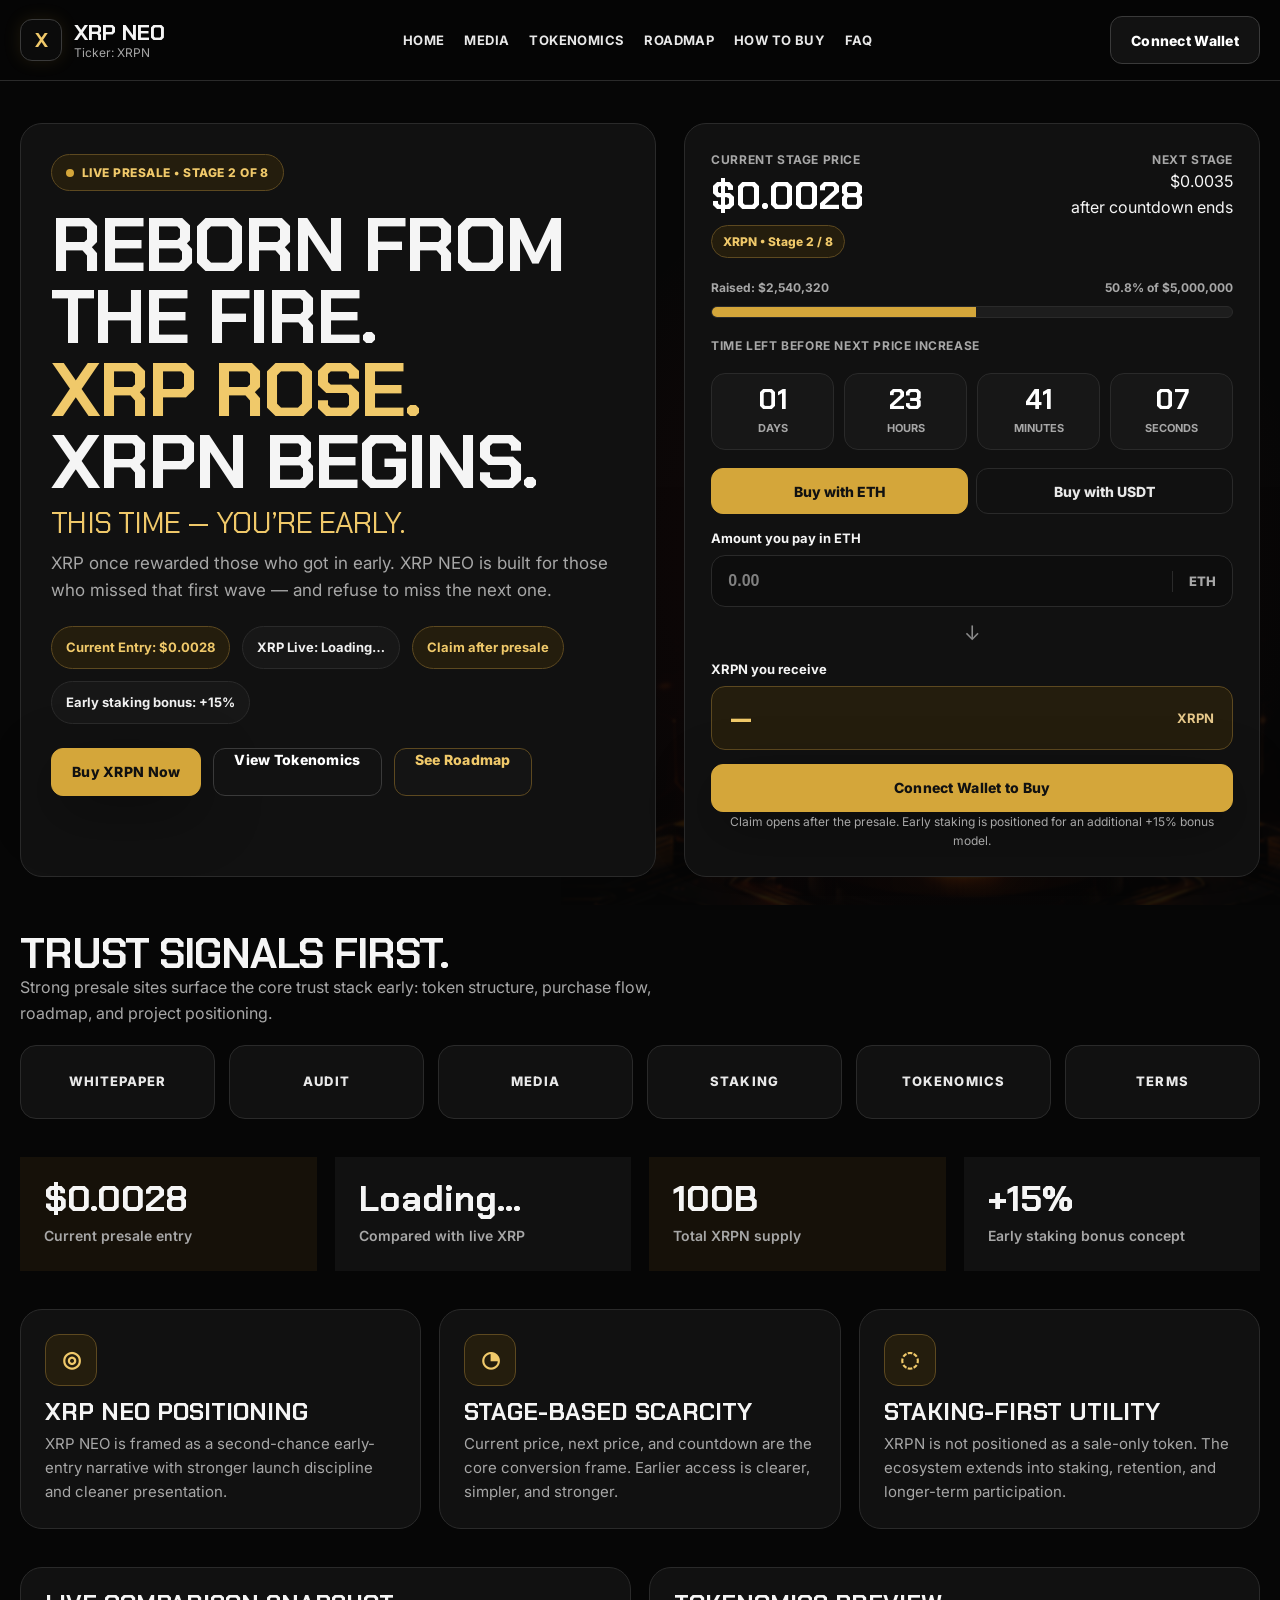
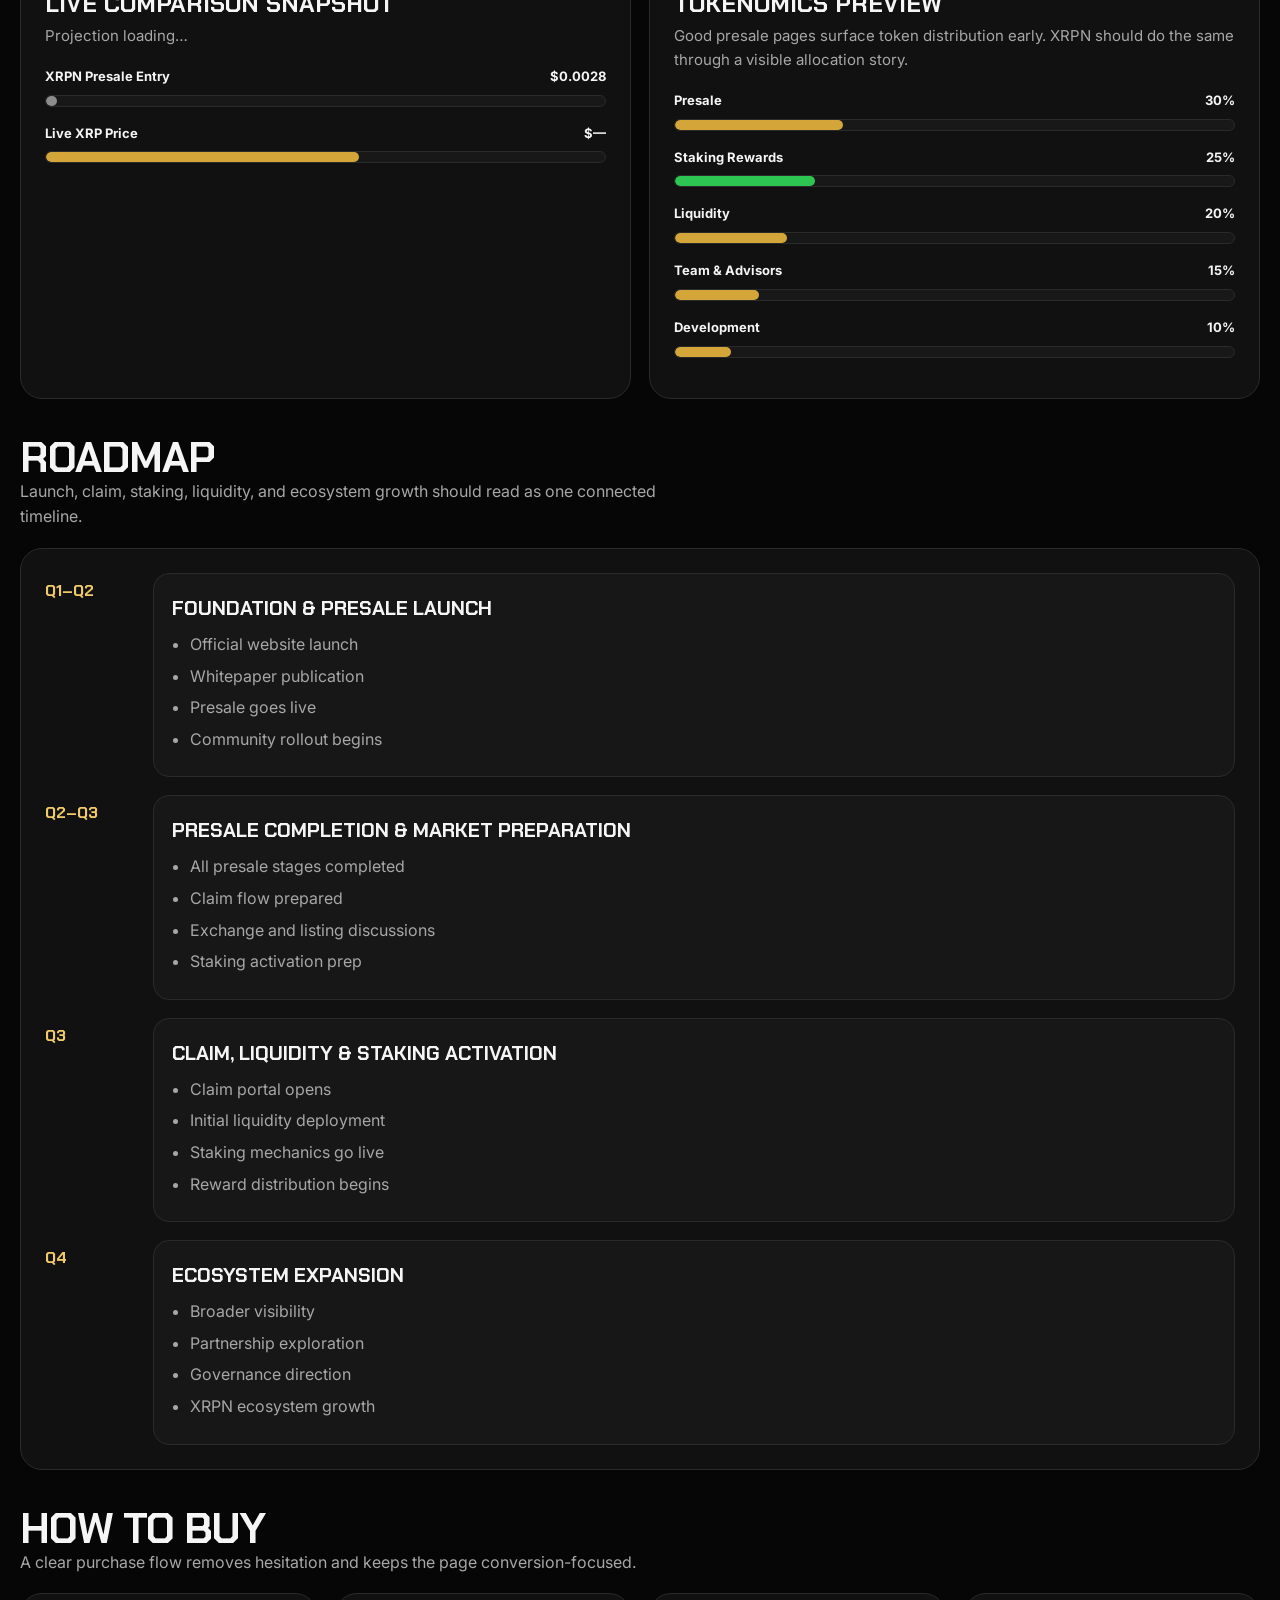
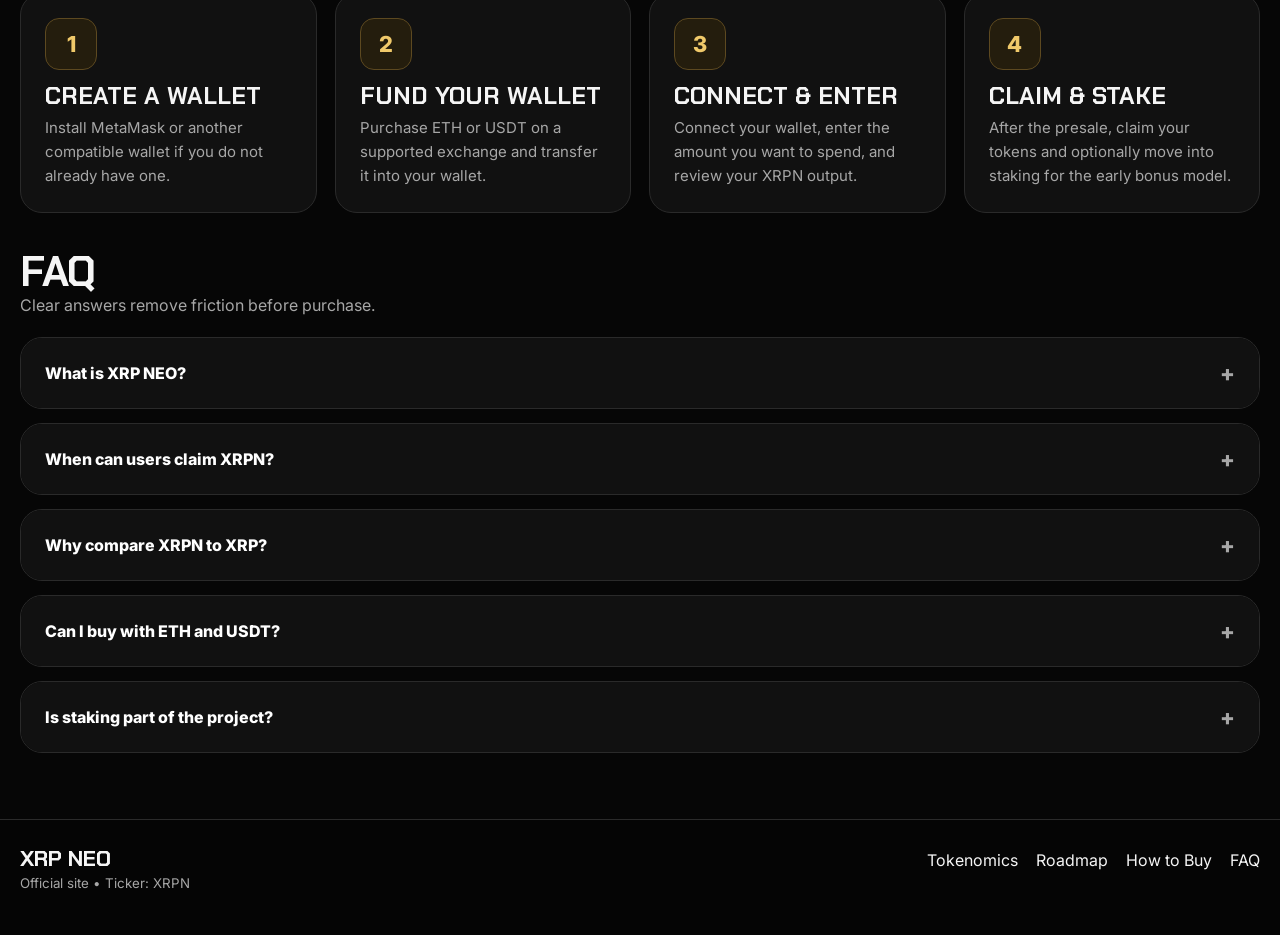
<file: index.html>
<!DOCTYPE html>
<html lang="en">
<head>
  <meta charset="UTF-8" />
  <meta name="viewport" content="width=device-width, initial-scale=1.0" />
  <title>XRP NEO (XRPN) — Official Website</title>

  <link rel="preconnect" href="https://fonts.googleapis.com">
  <link rel="preconnect" href="https://fonts.gstatic.com" crossorigin>
  <link href="https://fonts.googleapis.com/css2?family=Inter:wght@400;500;600;700;800&family=Chakra+Petch:wght@500;600;700&display=swap" rel="stylesheet">
  <link rel="stylesheet" href="styles.css">
</head>
<body>
  <header class="site-header">
    <div class="container header-inner">
      <a class="brand" href="index.html">
        <div class="brand-mark">X</div>
        <div>
          <div class="brand-text">XRP NEO</div>
          <div class="brand-sub">Ticker: XRPN</div>
        </div>
      </a>

      <nav class="nav">
        <a href="#home">Home</a>
        <a href="#media">Media</a>
        <a href="#tokenomics">Tokenomics</a>
        <a href="#roadmap">Roadmap</a>
        <a href="#how-to-buy">How to Buy</a>
        <a href="#faq">FAQ</a>
      </nav>

      <div class="header-actions">
        <button class="btn secondary" id="connect-btn" onclick="connectWallet()">Connect Wallet</button>
      </div>
    </div>
  </header>

  <main id="home">
    <section class="hero">
      <div class="hero-bg">
        <img src="phoenix-hero.png" alt="XRP NEO phoenix background">
      </div>

      <div class="container hero-grid">
        <div class="hero-copy">
          <div>
            <div class="eyebrow"><span class="eyebrow-dot"></span>Live Presale • Stage 2 of 8</div>

            <h1>
              REBORN FROM
              THE FIRE.
              <span class="accent">XRP ROSE.</span>
              XRPN BEGINS.
            </h1>

            <p class="hero-last-line">THIS TIME — YOU’RE EARLY.</p>

            <p class="hero-subcopy">
              XRP once rewarded those who got in early. XRP NEO is built for those who missed that first wave — and refuse to miss the next one.
            </p>

            <div class="metric-row">
              <div class="metric gold">Current Entry: $0.0028</div>
              <div class="metric" id="xrp-price">XRP Live: Loading…</div>
              <div class="metric gold">Claim after presale</div>
              <div class="metric">Early staking bonus: +15%</div>
            </div>

            <div class="hero-actions">
              <button class="btn" onclick="document.getElementById('buy-card').scrollIntoView({behavior:'smooth'})">Buy XRPN Now</button>
              <a class="btn secondary" href="#tokenomics">View Tokenomics</a>
              <a class="btn gold-outline" href="#roadmap">See Roadmap</a>
            </div>
          </div>
        </div>

        <aside class="buy-card" id="buy-card">
          <div class="wallet-box" id="wallet-box">
            <div class="small-label">Connected Wallet</div>
            <div class="wallet-addr" id="wallet-addr">—</div>
          </div>

          <div class="buy-top">
            <div>
              <div class="small-label">Current Stage Price</div>
              <div class="price-big">$0.0028</div>
              <div class="stage-chip">XRPN • Stage 2 / 8</div>
            </div>

            <div style="text-align:right">
              <div class="small-label">Next Stage</div>
              <div class="next-stage-price">$0.0035</div>
              <div class="next-stage-caption">after countdown ends</div>
            </div>
          </div>

          <div class="progress-wrap">
            <div class="progress-meta">
              <span>Raised: $2,540,320</span>
              <span>50.8% of $5,000,000</span>
            </div>
            <div class="progress"><div class="progress-fill"></div></div>
          </div>

          <div class="small-label countdown-title">Time left before next price increase</div>

          <div class="countdown">
            <div class="cd-box"><span class="cd-num" id="cd-d">01</span><span class="cd-lbl">Days</span></div>
            <div class="cd-box"><span class="cd-num" id="cd-h">23</span><span class="cd-lbl">Hours</span></div>
            <div class="cd-box"><span class="cd-num" id="cd-m">41</span><span class="cd-lbl">Minutes</span></div>
            <div class="cd-box"><span class="cd-num" id="cd-s">07</span><span class="cd-lbl">Seconds</span></div>
          </div>

          <div class="switcher">
            <button id="tab-eth" class="active" onclick="setPaymentTab('ETH')">Buy with ETH</button>
            <button id="tab-usdt" onclick="setPaymentTab('USDT')">Buy with USDT</button>
          </div>

          <div class="form-label" id="pay-label">Amount you pay in ETH</div>
          <div class="input-wrap">
            <input id="pay-input" type="number" placeholder="0.00" step="0.001">
            <div class="input-tag" id="pay-tag">ETH</div>
          </div>

          <div class="arrow-down">↓</div>

          <div class="form-label">XRPN you receive</div>
          <div class="receive-box">
            <div class="receive-value" id="receive-value">—</div>
            <div class="receive-token">XRPN</div>
          </div>

          <button class="btn wide" id="buy-btn" onclick="handleBuy()">Connect Wallet to Buy</button>
          <div class="tiny-note">Claim opens after the presale. Early staking is positioned for an additional +15% bonus model.</div>
        </aside>
      </div>
    </section>

    <section class="section" id="media">
      <div class="container">
        <div class="section-head">
          <div>
            <h2>Trust Signals First.</h2>
            <p>
              Strong presale sites surface the core trust stack early: token structure, purchase flow, roadmap, and project positioning.
            </p>
          </div>
        </div>

        <div class="logo-rail">
          <div class="logo-pill">WHITEPAPER</div>
          <div class="logo-pill">AUDIT</div>
          <div class="logo-pill">MEDIA</div>
          <div class="logo-pill">STAKING</div>
          <div class="logo-pill">TOKENOMICS</div>
          <div class="logo-pill">TERMS</div>
        </div>
      </div>
    </section>

    <section class="section">
      <div class="container grid-4">
        <div class="stat-card gold">
          <div class="stat-number">$0.0028</div>
          <div class="stat-label">Current presale entry</div>
        </div>
        <div class="stat-card dark">
          <div class="stat-number" id="xrp-mult">Loading…</div>
          <div class="stat-label">Compared with live XRP</div>
        </div>
        <div class="stat-card gold">
          <div class="stat-number">100B</div>
          <div class="stat-label">Total XRPN supply</div>
        </div>
        <div class="stat-card dark">
          <div class="stat-number">+15%</div>
          <div class="stat-label">Early staking bonus concept</div>
        </div>
      </div>
    </section>

    <section class="section" id="tokenomics">
      <div class="container grid-3">
        <div class="card">
          <div class="icon-circle">◎</div>
          <h3>XRP NEO Positioning</h3>
          <p>
            XRP NEO is framed as a second-chance early-entry narrative with stronger launch discipline and cleaner presentation.
          </p>
        </div>

        <div class="card">
          <div class="icon-circle">◔</div>
          <h3>Stage-Based Scarcity</h3>
          <p>
            Current price, next price, and countdown are the core conversion frame. Earlier access is clearer, simpler, and stronger.
          </p>
        </div>

        <div class="card">
          <div class="icon-circle">◌</div>
          <h3>Staking-First Utility</h3>
          <p>
            XRPN is not positioned as a sale-only token. The ecosystem extends into staking, retention, and longer-term participation.
          </p>
        </div>
      </div>
    </section>

    <section class="section">
      <div class="container grid-2">
        <div class="chart-card">
          <h3>Live Comparison Snapshot</h3>
          <p id="profit-box">Projection loading…</p>

          <div class="chart">
            <div class="bar-row">
              <div class="bar-label"><span>XRPN Presale Entry</span><span>$0.0028</span></div>
              <div class="bar-track"><div class="bar-fill soft" style="width:2%"></div></div>
            </div>
            <div class="bar-row">
              <div class="bar-label"><span>Live XRP Price</span><span id="live-xrp-bar">$—</span></div>
              <div class="bar-track"><div class="bar-fill" id="live-xrp-fill" style="width:56%"></div></div>
            </div>
          </div>
        </div>

        <div class="chart-card">
          <h3>Tokenomics Preview</h3>
          <p>
            Good presale pages surface token distribution early. XRPN should do the same through a visible allocation story.
          </p>

          <div class="chart">
            <div class="bar-row"><div class="bar-label"><span>Presale</span><span>30%</span></div><div class="bar-track"><div class="bar-fill" style="width:30%"></div></div></div>
            <div class="bar-row"><div class="bar-label"><span>Staking Rewards</span><span>25%</span></div><div class="bar-track"><div class="bar-fill green" style="width:25%"></div></div></div>
            <div class="bar-row"><div class="bar-label"><span>Liquidity</span><span>20%</span></div><div class="bar-track"><div class="bar-fill" style="width:20%"></div></div></div>
            <div class="bar-row"><div class="bar-label"><span>Team & Advisors</span><span>15%</span></div><div class="bar-track"><div class="bar-fill" style="width:15%"></div></div></div>
            <div class="bar-row"><div class="bar-label"><span>Development</span><span>10%</span></div><div class="bar-track"><div class="bar-fill" style="width:10%"></div></div></div>
          </div>
        </div>
      </div>
    </section>

    <section class="section" id="roadmap">
      <div class="container">
        <div class="section-head">
          <div>
            <h2>Roadmap</h2>
            <p>
              Launch, claim, staking, liquidity, and ecosystem growth should read as one connected timeline.
            </p>
          </div>
        </div>

        <div class="panel">
          <div class="timeline">
            <div class="timeline-item">
              <div class="timeline-date">Q1–Q2</div>
              <div class="timeline-box">
                <h4>Foundation & Presale Launch</h4>
                <ul>
                  <li>Official website launch</li>
                  <li>Whitepaper publication</li>
                  <li>Presale goes live</li>
                  <li>Community rollout begins</li>
                </ul>
              </div>
            </div>

            <div class="timeline-item">
              <div class="timeline-date">Q2–Q3</div>
              <div class="timeline-box">
                <h4>Presale Completion & Market Preparation</h4>
                <ul>
                  <li>All presale stages completed</li>
                  <li>Claim flow prepared</li>
                  <li>Exchange and listing discussions</li>
                  <li>Staking activation prep</li>
                </ul>
              </div>
            </div>

            <div class="timeline-item">
              <div class="timeline-date">Q3</div>
              <div class="timeline-box">
                <h4>Claim, Liquidity & Staking Activation</h4>
                <ul>
                  <li>Claim portal opens</li>
                  <li>Initial liquidity deployment</li>
                  <li>Staking mechanics go live</li>
                  <li>Reward distribution begins</li>
                </ul>
              </div>
            </div>

            <div class="timeline-item">
              <div class="timeline-date">Q4</div>
              <div class="timeline-box">
                <h4>Ecosystem Expansion</h4>
                <ul>
                  <li>Broader visibility</li>
                  <li>Partnership exploration</li>
                  <li>Governance direction</li>
                  <li>XRPN ecosystem growth</li>
                </ul>
              </div>
            </div>
          </div>
        </div>
      </div>
    </section>

    <section class="section" id="how-to-buy">
      <div class="container">
        <div class="section-head">
          <div>
            <h2>How to Buy</h2>
            <p>
              A clear purchase flow removes hesitation and keeps the page conversion-focused.
            </p>
          </div>
        </div>

        <div class="grid-4">
          <div class="card">
            <div class="icon-circle">1</div>
            <h3>Create a Wallet</h3>
            <p>Install MetaMask or another compatible wallet if you do not already have one.</p>
          </div>
          <div class="card">
            <div class="icon-circle">2</div>
            <h3>Fund Your Wallet</h3>
            <p>Purchase ETH or USDT on a supported exchange and transfer it into your wallet.</p>
          </div>
          <div class="card">
            <div class="icon-circle">3</div>
            <h3>Connect & Enter</h3>
            <p>Connect your wallet, enter the amount you want to spend, and review your XRPN output.</p>
          </div>
          <div class="card">
            <div class="icon-circle">4</div>
            <h3>Claim & Stake</h3>
            <p>After the presale, claim your tokens and optionally move into staking for the early bonus model.</p>
          </div>
        </div>
      </div>
    </section>

    <section class="section" id="faq">
      <div class="container">
        <div class="section-head">
          <div>
            <h2>FAQ</h2>
            <p>
              Clear answers remove friction before purchase.
            </p>
          </div>
        </div>

        <div class="faq-list">
          <div class="faq-item">
            <button class="faq-q"><span>What is XRP NEO?</span><span class="faq-icon">+</span></button>
            <div class="faq-a">XRP NEO is the full project name. XRPN is the ticker used in the presale and token materials.</div>
          </div>

          <div class="faq-item">
            <button class="faq-q"><span>When can users claim XRPN?</span><span class="faq-icon">+</span></button>
            <div class="faq-a">Claim is positioned to open after the presale ends and the claim phase is activated.</div>
          </div>

          <div class="faq-item">
            <button class="faq-q"><span>Why compare XRPN to XRP?</span><span class="faq-icon">+</span></button>
            <div class="faq-a">Because XRP is the live benchmark the XRP NEO narrative is built around. The homepage updates that benchmark dynamically.</div>
          </div>

          <div class="faq-item">
            <button class="faq-q"><span>Can I buy with ETH and USDT?</span><span class="faq-icon">+</span></button>
            <div class="faq-a">The interface is designed around both ETH and USDT purchase flows.</div>
          </div>

          <div class="faq-item">
            <button class="faq-q"><span>Is staking part of the project?</span><span class="faq-icon">+</span></button>
            <div class="faq-a">Yes. XRP NEO is positioned with a staking-first ecosystem model, including an early bonus concept.</div>
          </div>
        </div>
      </div>
    </section>
  </main>

  <footer class="footer">
    <div class="container footer-inner">
      <div>
        <div class="brand-text">XRP NEO</div>
        <small>Official site • Ticker: XRPN</small>
      </div>

      <div class="footer-links">
        <a href="#tokenomics">Tokenomics</a>
        <a href="#roadmap">Roadmap</a>
        <a href="#how-to-buy">How to Buy</a>
        <a href="#faq">FAQ</a>
      </div>
    </div>
  </footer>

  <div class="toast" id="toast"></div>

  <script src="app.js"></script>
</body>
</html>
</file>
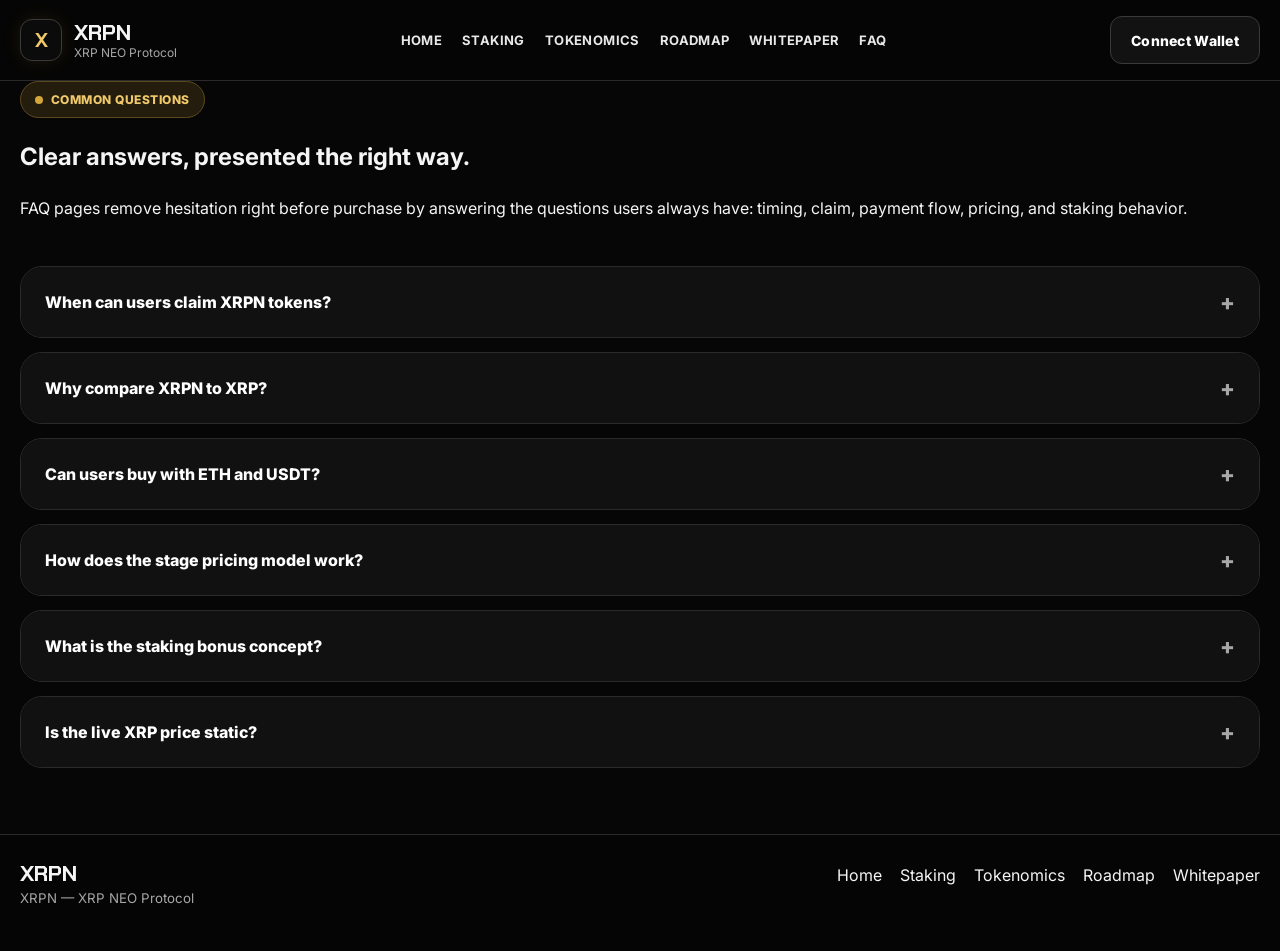
<file: faq.html>
<!DOCTYPE html>
<html lang="en">
<head>
  <meta charset="UTF-8">
  <meta name="viewport" content="width=device-width, initial-scale=1.0">
  <title>XRPN FAQ</title>
  <link rel="stylesheet" href="styles.css">
</head>
<body>
  <header class="site-header">
    <div class="container header-inner">
      <a class="brand" href="index.html">
        <div class="brand-mark">X</div>
        <div><div class="brand-text">XRPN</div><div class="brand-sub">XRP NEO Protocol</div></div>
      </a>
      <nav class="nav">
        <a href="index.html">Home</a>
        <a href="staking.html">Staking</a>
        <a href="tokenomics.html">Tokenomics</a>
        <a href="roadmap.html">Roadmap</a>
        <a href="whitepaper.html">Whitepaper</a>
        <a href="faq.html">FAQ</a>
      </nav>
      <div class="header-actions">
        <button class="btn secondary" onclick="connectWallet()">Connect Wallet</button>
      </div>
    </div>
  </header>

  <main>
    <section class="page-hero">
      <div class="container">
        <div class="page-hero-box">
          <div class="eyebrow"><span class="eyebrow-dot"></span>Common Questions</div>
          <h1>Clear answers, presented the right way.</h1>
          <p>
            FAQ pages remove hesitation right before purchase by answering the questions users always have: timing, claim, payment flow,
            pricing, and staking behavior.
          </p>
        </div>
      </div>
    </section>

    <section class="section">
      <div class="container faq-list">
        <div class="faq-item">
          <button class="faq-q"><span>When can users claim XRPN tokens?</span><span class="faq-icon">+</span></button>
          <div class="faq-a">XRPN claim is positioned to open after the presale ends and the project activates the claim phase.</div>
        </div>

        <div class="faq-item">
          <button class="faq-q"><span>Why compare XRPN to XRP?</span><span class="faq-icon">+</span></button>
          <div class="faq-a">The comparison is part of the project narrative. XRPN is presented as an XRP NEO concept with a benchmark users already understand.</div>
        </div>

        <div class="faq-item">
          <button class="faq-q"><span>Can users buy with ETH and USDT?</span><span class="faq-icon">+</span></button>
          <div class="faq-a">The interface is designed to support both ETH and USDT purchase flows. In a live production setup, those buttons would connect to actual presale logic.</div>
        </div>

        <div class="faq-item">
          <button class="faq-q"><span>How does the stage pricing model work?</span><span class="faq-icon">+</span></button>
          <div class="faq-a">Each presale stage has its own price. When a stage ends or its allocation is completed, the price moves to the next predefined level.</div>
        </div>

        <div class="faq-item">
          <button class="faq-q"><span>What is the staking bonus concept?</span><span class="faq-icon">+</span></button>
          <div class="faq-a">The early staking bonus is presented as an additional incentive for users who choose long-term participation immediately after claim eligibility.</div>
        </div>

        <div class="faq-item">
          <button class="faq-q"><span>Is the live XRP price static?</span><span class="faq-icon">+</span></button>
          <div class="faq-a">No. The homepage is designed to fetch XRP’s live price dynamically so the benchmark comparison updates automatically.</div>
        </div>
      </div>
    </section>
  </main>

  <footer class="footer">
    <div class="container footer-inner">
      <div><div class="brand-text">XRPN</div><small>XRPN — XRP NEO Protocol</small></div>
      <div class="footer-links">
        <a href="index.html">Home</a><a href="staking.html">Staking</a><a href="tokenomics.html">Tokenomics</a><a href="roadmap.html">Roadmap</a><a href="whitepaper.html">Whitepaper</a>
      </div>
    </div>
  </footer>

  <div class="toast" id="toast"></div>
  <script src="app.js"></script>
</body>
</html>
</file>
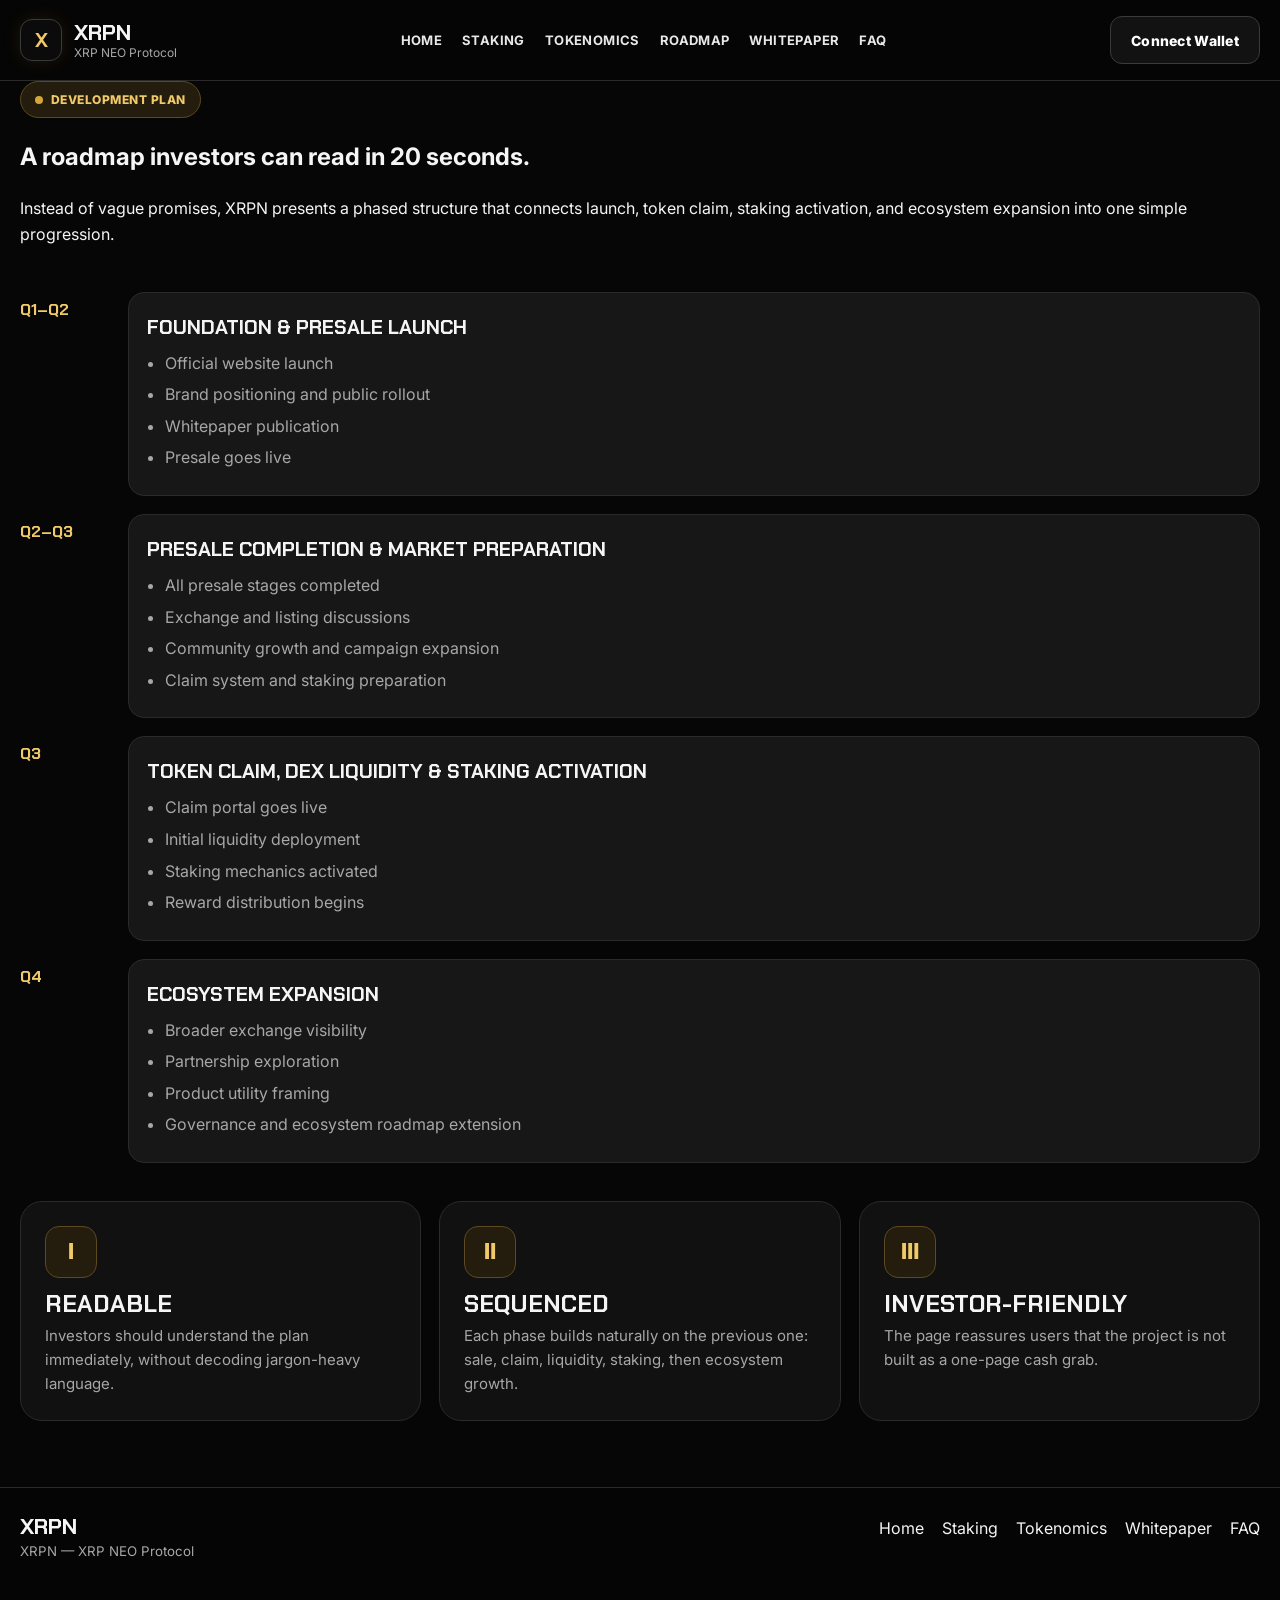
<file: roadmap.html>
<!DOCTYPE html>
<html lang="en">
<head>
  <meta charset="UTF-8">
  <meta name="viewport" content="width=device-width, initial-scale=1.0">
  <title>XRPN Roadmap</title>
  <link rel="stylesheet" href="styles.css">
</head>
<body>
  <header class="site-header">
    <div class="container header-inner">
      <a class="brand" href="index.html">
        <div class="brand-mark">X</div>
        <div><div class="brand-text">XRPN</div><div class="brand-sub">XRP NEO Protocol</div></div>
      </a>
      <nav class="nav">
        <a href="index.html">Home</a>
        <a href="staking.html">Staking</a>
        <a href="tokenomics.html">Tokenomics</a>
        <a href="roadmap.html">Roadmap</a>
        <a href="whitepaper.html">Whitepaper</a>
        <a href="faq.html">FAQ</a>
      </nav>
      <div class="header-actions">
        <button class="btn secondary" onclick="connectWallet()">Connect Wallet</button>
      </div>
    </div>
  </header>

  <main>
    <section class="page-hero">
      <div class="container">
        <div class="page-hero-box">
          <div class="eyebrow"><span class="eyebrow-dot"></span>Development Plan</div>
          <h1>A roadmap investors can read in 20 seconds.</h1>
          <p>
            Instead of vague promises, XRPN presents a phased structure that connects launch, token claim, staking activation,
            and ecosystem expansion into one simple progression.
          </p>
        </div>
      </div>
    </section>

    <section class="section">
      <div class="container timeline-card">
        <div class="timeline">
          <div class="timeline-item">
            <div class="timeline-date">Q1–Q2</div>
            <div class="timeline-box">
              <h4>Foundation & Presale Launch</h4>
              <ul>
                <li>Official website launch</li>
                <li>Brand positioning and public rollout</li>
                <li>Whitepaper publication</li>
                <li>Presale goes live</li>
              </ul>
            </div>
          </div>

          <div class="timeline-item">
            <div class="timeline-date">Q2–Q3</div>
            <div class="timeline-box">
              <h4>Presale Completion & Market Preparation</h4>
              <ul>
                <li>All presale stages completed</li>
                <li>Exchange and listing discussions</li>
                <li>Community growth and campaign expansion</li>
                <li>Claim system and staking preparation</li>
              </ul>
            </div>
          </div>

          <div class="timeline-item">
            <div class="timeline-date">Q3</div>
            <div class="timeline-box">
              <h4>Token Claim, DEX Liquidity & Staking Activation</h4>
              <ul>
                <li>Claim portal goes live</li>
                <li>Initial liquidity deployment</li>
                <li>Staking mechanics activated</li>
                <li>Reward distribution begins</li>
              </ul>
            </div>
          </div>

          <div class="timeline-item">
            <div class="timeline-date">Q4</div>
            <div class="timeline-box">
              <h4>Ecosystem Expansion</h4>
              <ul>
                <li>Broader exchange visibility</li>
                <li>Partnership exploration</li>
                <li>Product utility framing</li>
                <li>Governance and ecosystem roadmap extension</li>
              </ul>
            </div>
          </div>
        </div>
      </div>
    </section>

    <section class="section">
      <div class="container grid-3">
        <div class="card"><div class="icon-circle">Ⅰ</div><h3>Readable</h3><p>Investors should understand the plan immediately, without decoding jargon-heavy language.</p></div>
        <div class="card"><div class="icon-circle">Ⅱ</div><h3>Sequenced</h3><p>Each phase builds naturally on the previous one: sale, claim, liquidity, staking, then ecosystem growth.</p></div>
        <div class="card"><div class="icon-circle">Ⅲ</div><h3>Investor-friendly</h3><p>The page reassures users that the project is not built as a one-page cash grab.</p></div>
      </div>
    </section>
  </main>

  <footer class="footer">
    <div class="container footer-inner">
      <div><div class="brand-text">XRPN</div><small>XRPN — XRP NEO Protocol</small></div>
      <div class="footer-links">
        <a href="index.html">Home</a><a href="staking.html">Staking</a><a href="tokenomics.html">Tokenomics</a><a href="whitepaper.html">Whitepaper</a><a href="faq.html">FAQ</a>
      </div>
    </div>
  </footer>

  <div class="toast" id="toast"></div>
  <script src="app.js"></script>
</body>
</html>
</file>
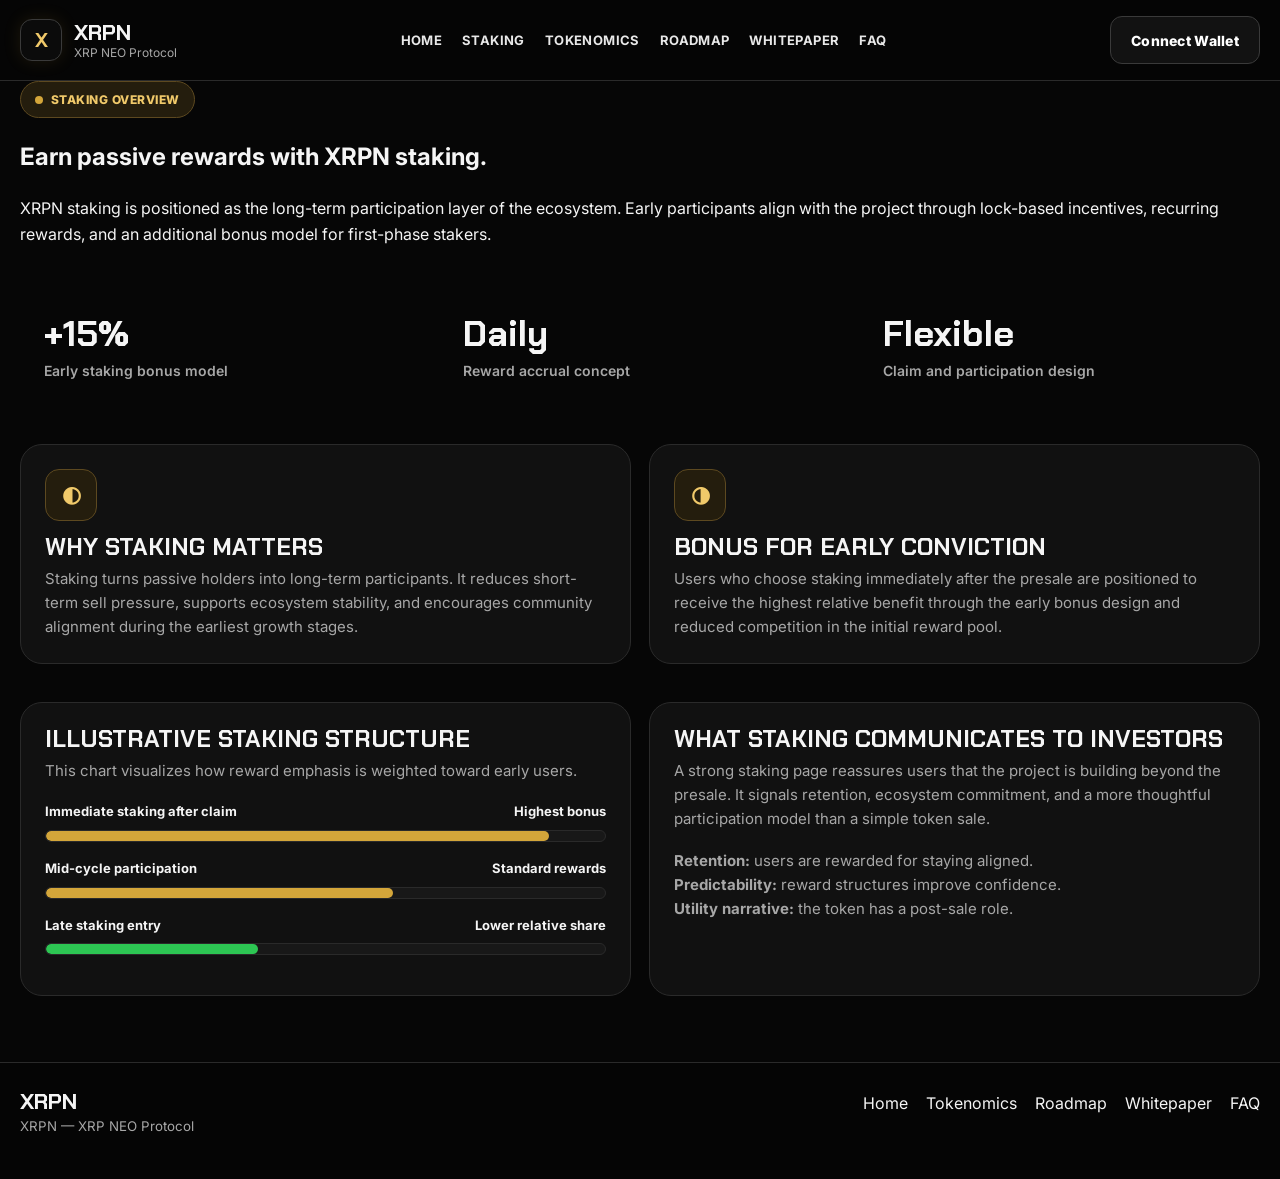
<file: staking.html>
<!DOCTYPE html>
<html lang="en">
<head>
  <meta charset="UTF-8">
  <meta name="viewport" content="width=device-width, initial-scale=1.0">
  <title>XRPN Staking</title>
  <link rel="stylesheet" href="styles.css">
</head>
<body>
  <header class="site-header">
    <div class="container header-inner">
      <a class="brand" href="index.html">
        <div class="brand-mark">X</div>
        <div><div class="brand-text">XRPN</div><div class="brand-sub">XRP NEO Protocol</div></div>
      </a>
      <nav class="nav">
        <a href="index.html">Home</a>
        <a href="staking.html">Staking</a>
        <a href="tokenomics.html">Tokenomics</a>
        <a href="roadmap.html">Roadmap</a>
        <a href="whitepaper.html">Whitepaper</a>
        <a href="faq.html">FAQ</a>
      </nav>
      <div class="header-actions">
        <button class="btn secondary" onclick="connectWallet()">Connect Wallet</button>
      </div>
    </div>
  </header>

  <main>
    <section class="page-hero">
      <div class="container">
        <div class="page-hero-box">
          <div class="eyebrow gold"><span class="eyebrow-dot"></span>Staking Overview</div>
          <h1>Earn passive rewards with XRPN staking.</h1>
          <p>
            XRPN staking is positioned as the long-term participation layer of the ecosystem. Early participants align with the project
            through lock-based incentives, recurring rewards, and an additional bonus model for first-phase stakers.
          </p>
        </div>
      </div>
    </section>

    <section class="section">
      <div class="container grid-3">
        <div class="stat-card tint-blue">
          <div class="stat-number">+15%</div>
          <div class="stat-label">Early staking bonus model</div>
        </div>
        <div class="stat-card tint-gold">
          <div class="stat-number">Daily</div>
          <div class="stat-label">Reward accrual concept</div>
        </div>
        <div class="stat-card tint-blue">
          <div class="stat-number">Flexible</div>
          <div class="stat-label">Claim and participation design</div>
        </div>
      </div>
    </section>

    <section class="section">
      <div class="container grid-2">
        <div class="card">
          <div class="icon-circle">◐</div>
          <h3>Why staking matters</h3>
          <p>
            Staking turns passive holders into long-term participants. It reduces short-term sell pressure, supports ecosystem stability,
            and encourages community alignment during the earliest growth stages.
          </p>
        </div>
        <div class="card">
          <div class="icon-circle">◑</div>
          <h3>Bonus for early conviction</h3>
          <p>
            Users who choose staking immediately after the presale are positioned to receive the highest relative benefit through the
            early bonus design and reduced competition in the initial reward pool.
          </p>
        </div>
      </div>
    </section>

    <section class="section">
      <div class="container grid-2">
        <div class="chart-card">
          <h3>Illustrative staking structure</h3>
          <p>This chart visualizes how reward emphasis is weighted toward early users.</p>
          <div class="chart">
            <div class="bar-row">
              <div class="bar-label"><span>Immediate staking after claim</span><span>Highest bonus</span></div>
              <div class="bar-track"><div class="bar-fill gold" style="width:90%"></div></div>
            </div>
            <div class="bar-row">
              <div class="bar-label"><span>Mid-cycle participation</span><span>Standard rewards</span></div>
              <div class="bar-track"><div class="bar-fill" style="width:62%"></div></div>
            </div>
            <div class="bar-row">
              <div class="bar-label"><span>Late staking entry</span><span>Lower relative share</span></div>
              <div class="bar-track"><div class="bar-fill green" style="width:38%"></div></div>
            </div>
          </div>
        </div>

        <div class="chart-card">
          <h3>What staking communicates to investors</h3>
          <p>
            A strong staking page reassures users that the project is building beyond the presale. It signals retention, ecosystem
            commitment, and a more thoughtful participation model than a simple token sale.
          </p>
          <div class="note-list" style="margin-top:18px">
            <div class="note-card"><p><strong>Retention:</strong> users are rewarded for staying aligned.</p></div>
            <div class="note-card"><p><strong>Predictability:</strong> reward structures improve confidence.</p></div>
            <div class="note-card"><p><strong>Utility narrative:</strong> the token has a post-sale role.</p></div>
          </div>
        </div>
      </div>
    </section>
  </main>

  <footer class="footer">
    <div class="container footer-inner">
      <div><div class="brand-text">XRPN</div><small>XRPN — XRP NEO Protocol</small></div>
      <div class="footer-links">
        <a href="index.html">Home</a><a href="tokenomics.html">Tokenomics</a><a href="roadmap.html">Roadmap</a><a href="whitepaper.html">Whitepaper</a><a href="faq.html">FAQ</a>
      </div>
    </div>
  </footer>

  <div class="toast" id="toast"></div>
  <script src="app.js"></script>
</body>
</html>
</file>
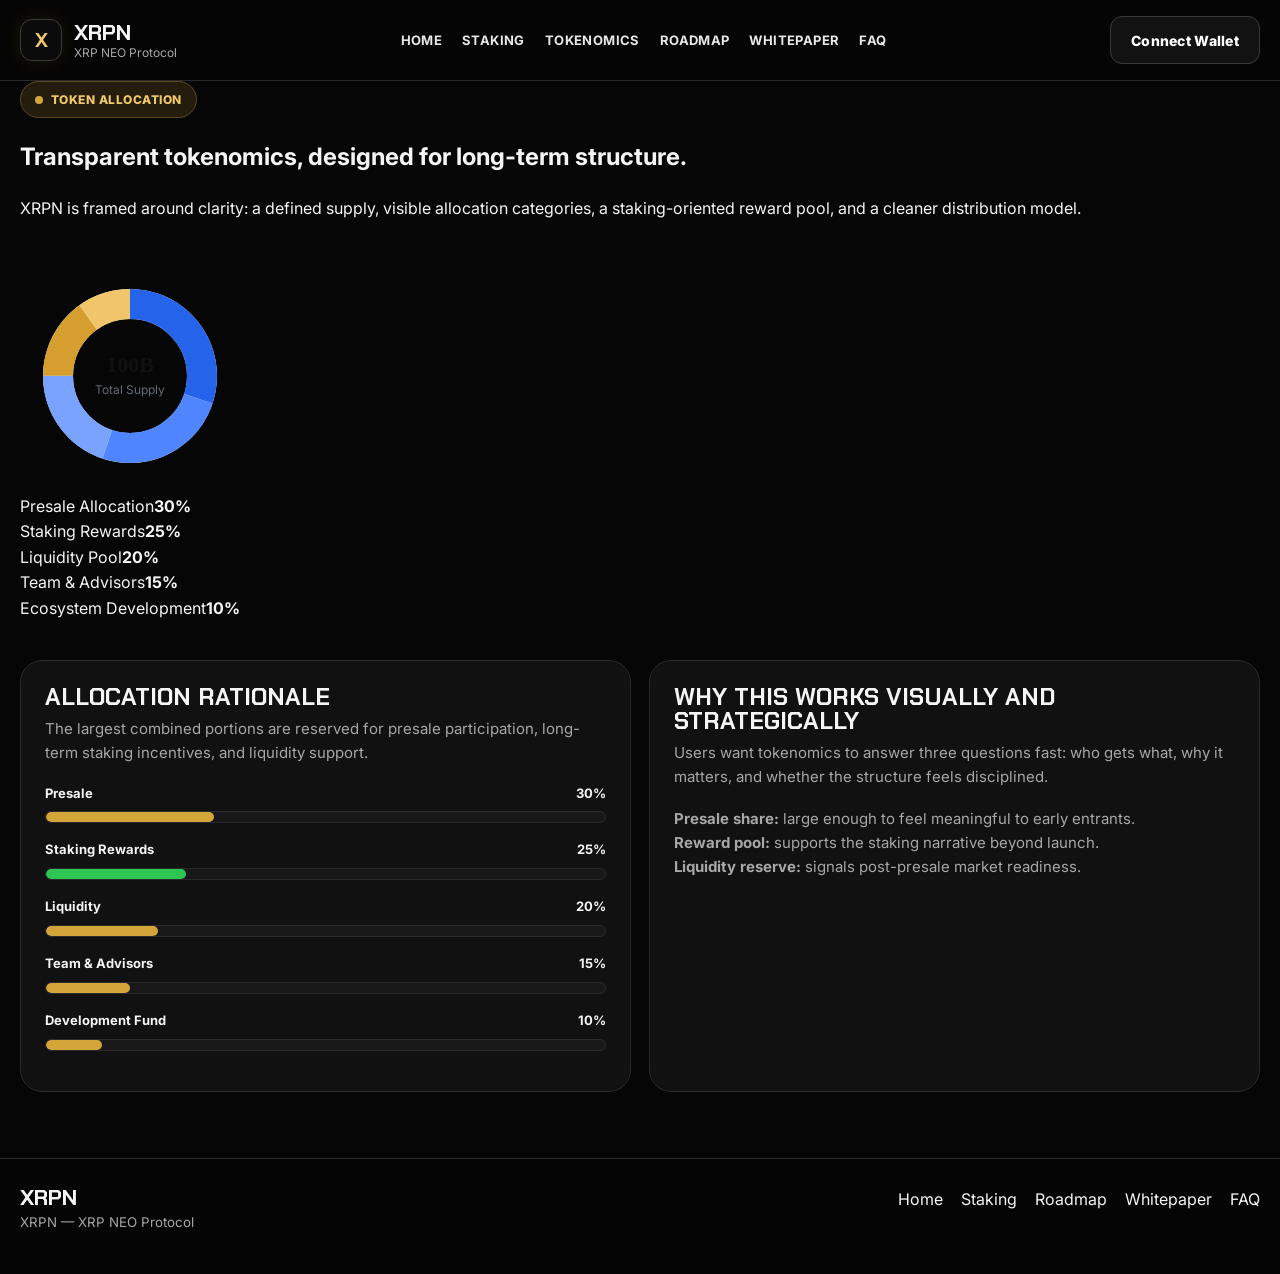
<file: tokenomics.html>
<!DOCTYPE html>
<html lang="en">
<head>
  <meta charset="UTF-8">
  <meta name="viewport" content="width=device-width, initial-scale=1.0">
  <title>XRPN Tokenomics</title>
  <link rel="stylesheet" href="styles.css">
</head>
<body>
  <header class="site-header">
    <div class="container header-inner">
      <a class="brand" href="index.html">
        <div class="brand-mark">X</div>
        <div><div class="brand-text">XRPN</div><div class="brand-sub">XRP NEO Protocol</div></div>
      </a>
      <nav class="nav">
        <a href="index.html">Home</a>
        <a href="staking.html">Staking</a>
        <a href="tokenomics.html">Tokenomics</a>
        <a href="roadmap.html">Roadmap</a>
        <a href="whitepaper.html">Whitepaper</a>
        <a href="faq.html">FAQ</a>
      </nav>
      <div class="header-actions">
        <button class="btn secondary" onclick="connectWallet()">Connect Wallet</button>
      </div>
    </div>
  </header>

  <main>
    <section class="page-hero">
      <div class="container">
        <div class="page-hero-box">
          <div class="eyebrow"><span class="eyebrow-dot"></span>Token Allocation</div>
          <h1>Transparent tokenomics, designed for long-term structure.</h1>
          <p>
            XRPN is framed around clarity: a defined supply, visible allocation categories, a staking-oriented reward pool,
            and a cleaner distribution model.
          </p>
        </div>
      </div>
    </section>

    <section class="section">
      <div class="container token-card">
        <div class="token-layout">
          <div class="donut-wrap">
            <svg viewBox="0 0 220 220" width="220" height="220" aria-hidden="true">
              <circle cx="110" cy="110" r="72" fill="none" stroke="#edf1f6" stroke-width="30"/>
              <circle cx="110" cy="110" r="72" fill="none" stroke="#2563eb" stroke-width="30"
                      stroke-dasharray="136 452" stroke-dashoffset="0" transform="rotate(-90 110 110)"/>
              <circle cx="110" cy="110" r="72" fill="none" stroke="#4f86ff" stroke-width="30"
                      stroke-dasharray="113 475" stroke-dashoffset="-136" transform="rotate(-90 110 110)"/>
              <circle cx="110" cy="110" r="72" fill="none" stroke="#7aa2ff" stroke-width="30"
                      stroke-dasharray="90 498" stroke-dashoffset="-249" transform="rotate(-90 110 110)"/>
              <circle cx="110" cy="110" r="72" fill="none" stroke="#d69e2e" stroke-width="30"
                      stroke-dasharray="68 520" stroke-dashoffset="-339" transform="rotate(-90 110 110)"/>
              <circle cx="110" cy="110" r="72" fill="none" stroke="#f1c56a" stroke-width="30"
                      stroke-dasharray="45 543" stroke-dashoffset="-407" transform="rotate(-90 110 110)"/>
              <text x="110" y="106" text-anchor="middle" font-size="22" font-weight="800" fill="#111" font-family="Manrope">100B</text>
              <text x="110" y="128" text-anchor="middle" font-size="12" fill="#646b75" font-family="Inter">Total Supply</text>
            </svg>
          </div>

          <div class="legend">
            <div class="legend-row"><div class="legend-dot" style="background:#2563eb"></div><span>Presale Allocation</span><strong>30%</strong></div>
            <div class="legend-row"><div class="legend-dot" style="background:#4f86ff"></div><span>Staking Rewards</span><strong>25%</strong></div>
            <div class="legend-row"><div class="legend-dot" style="background:#7aa2ff"></div><span>Liquidity Pool</span><strong>20%</strong></div>
            <div class="legend-row"><div class="legend-dot" style="background:#d69e2e"></div><span>Team & Advisors</span><strong>15%</strong></div>
            <div class="legend-row"><div class="legend-dot" style="background:#f1c56a"></div><span>Ecosystem Development</span><strong>10%</strong></div>
          </div>
        </div>
      </div>
    </section>

    <section class="section">
      <div class="container grid-2">
        <div class="chart-card">
          <h3>Allocation rationale</h3>
          <p>
            The largest combined portions are reserved for presale participation, long-term staking incentives, and liquidity support.
          </p>

          <div class="chart">
            <div class="bar-row"><div class="bar-label"><span>Presale</span><span>30%</span></div><div class="bar-track"><div class="bar-fill" style="width:30%"></div></div></div>
            <div class="bar-row"><div class="bar-label"><span>Staking Rewards</span><span>25%</span></div><div class="bar-track"><div class="bar-fill green" style="width:25%"></div></div></div>
            <div class="bar-row"><div class="bar-label"><span>Liquidity</span><span>20%</span></div><div class="bar-track"><div class="bar-fill" style="width:20%"></div></div></div>
            <div class="bar-row"><div class="bar-label"><span>Team & Advisors</span><span>15%</span></div><div class="bar-track"><div class="bar-fill gold" style="width:15%"></div></div></div>
            <div class="bar-row"><div class="bar-label"><span>Development Fund</span><span>10%</span></div><div class="bar-track"><div class="bar-fill gold" style="width:10%"></div></div></div>
          </div>
        </div>

        <div class="chart-card">
          <h3>Why this works visually and strategically</h3>
          <p>
            Users want tokenomics to answer three questions fast: who gets what, why it matters, and whether the structure feels disciplined.
          </p>

          <div class="note-list" style="margin-top:18px">
            <div class="note-card"><p><strong>Presale share:</strong> large enough to feel meaningful to early entrants.</p></div>
            <div class="note-card"><p><strong>Reward pool:</strong> supports the staking narrative beyond launch.</p></div>
            <div class="note-card"><p><strong>Liquidity reserve:</strong> signals post-presale market readiness.</p></div>
          </div>
        </div>
      </div>
    </section>
  </main>

  <footer class="footer">
    <div class="container footer-inner">
      <div><div class="brand-text">XRPN</div><small>XRPN — XRP NEO Protocol</small></div>
      <div class="footer-links">
        <a href="index.html">Home</a><a href="staking.html">Staking</a><a href="roadmap.html">Roadmap</a><a href="whitepaper.html">Whitepaper</a><a href="faq.html">FAQ</a>
      </div>
    </div>
  </footer>

  <div class="toast" id="toast"></div>
  <script src="app.js"></script>
</body>
</html>
</file>
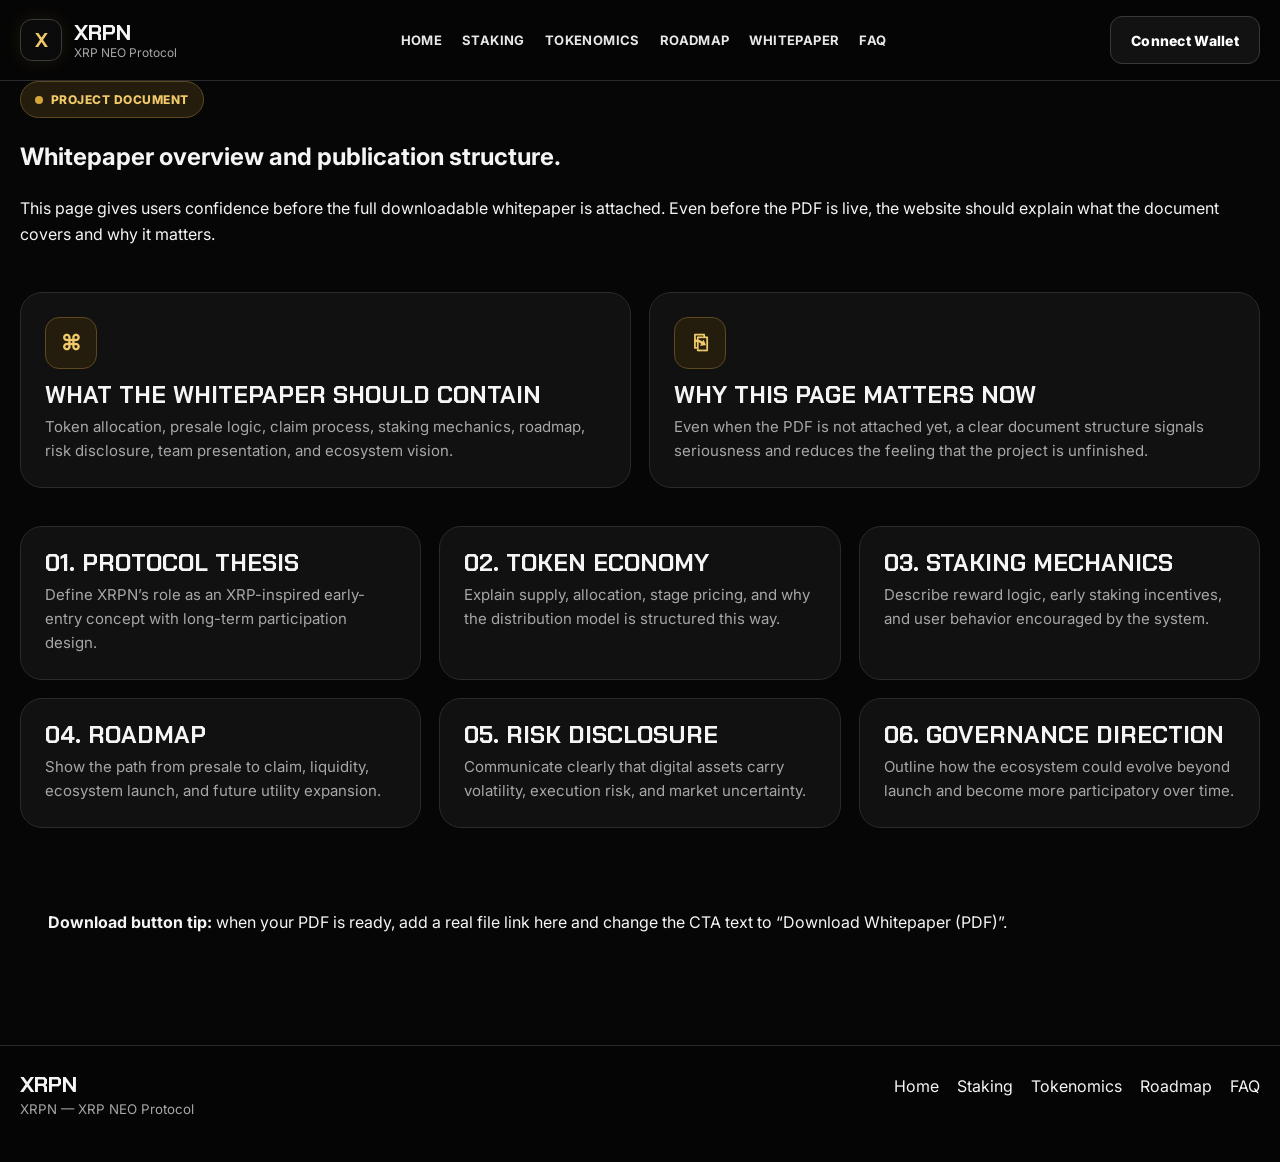
<file: whitepaper.html>
<!DOCTYPE html>
<html lang="en">
<head>
  <meta charset="UTF-8">
  <meta name="viewport" content="width=device-width, initial-scale=1.0">
  <title>XRPN Whitepaper</title>
  <link rel="stylesheet" href="styles.css">
</head>
<body>
  <header class="site-header">
    <div class="container header-inner">
      <a class="brand" href="index.html">
        <div class="brand-mark">X</div>
        <div><div class="brand-text">XRPN</div><div class="brand-sub">XRP NEO Protocol</div></div>
      </a>
      <nav class="nav">
        <a href="index.html">Home</a>
        <a href="staking.html">Staking</a>
        <a href="tokenomics.html">Tokenomics</a>
        <a href="roadmap.html">Roadmap</a>
        <a href="whitepaper.html">Whitepaper</a>
        <a href="faq.html">FAQ</a>
      </nav>
      <div class="header-actions">
        <button class="btn secondary" onclick="connectWallet()">Connect Wallet</button>
      </div>
    </div>
  </header>

  <main>
    <section class="page-hero">
      <div class="container">
        <div class="page-hero-box">
          <div class="eyebrow gold"><span class="eyebrow-dot"></span>Project Document</div>
          <h1>Whitepaper overview and publication structure.</h1>
          <p>
            This page gives users confidence before the full downloadable whitepaper is attached. Even before the PDF is live,
            the website should explain what the document covers and why it matters.
          </p>
        </div>
      </div>
    </section>

    <section class="section">
      <div class="container grid-2">
        <div class="card"><div class="icon-circle">⌘</div><h3>What the whitepaper should contain</h3><p>Token allocation, presale logic, claim process, staking mechanics, roadmap, risk disclosure, team presentation, and ecosystem vision.</p></div>
        <div class="card"><div class="icon-circle">⎘</div><h3>Why this page matters now</h3><p>Even when the PDF is not attached yet, a clear document structure signals seriousness and reduces the feeling that the project is unfinished.</p></div>
      </div>
    </section>

    <section class="section">
      <div class="container grid-3">
        <div class="card"><h3>01. Protocol Thesis</h3><p>Define XRPN’s role as an XRP-inspired early-entry concept with long-term participation design.</p></div>
        <div class="card"><h3>02. Token Economy</h3><p>Explain supply, allocation, stage pricing, and why the distribution model is structured this way.</p></div>
        <div class="card"><h3>03. Staking Mechanics</h3><p>Describe reward logic, early staking incentives, and user behavior encouraged by the system.</p></div>
        <div class="card"><h3>04. Roadmap</h3><p>Show the path from presale to claim, liquidity, ecosystem launch, and future utility expansion.</p></div>
        <div class="card"><h3>05. Risk Disclosure</h3><p>Communicate clearly that digital assets carry volatility, execution risk, and market uncertainty.</p></div>
        <div class="card"><h3>06. Governance Direction</h3><p>Outline how the ecosystem could evolve beyond launch and become more participatory over time.</p></div>
      </div>
    </section>

    <section class="section">
      <div class="container">
        <div class="note-card" style="padding:28px">
          <p><strong>Download button tip:</strong> when your PDF is ready, add a real file link here and change the CTA text to “Download Whitepaper (PDF)”.</p>
        </div>
      </div>
    </section>
  </main>

  <footer class="footer">
    <div class="container footer-inner">
      <div><div class="brand-text">XRPN</div><small>XRPN — XRP NEO Protocol</small></div>
      <div class="footer-links">
        <a href="index.html">Home</a><a href="staking.html">Staking</a><a href="tokenomics.html">Tokenomics</a><a href="roadmap.html">Roadmap</a><a href="faq.html">FAQ</a>
      </div>
    </div>
  </footer>

  <div class="toast" id="toast"></div>
  <script src="app.js"></script>
</body>
</html>
</file>
<file: styles.css>
@import url('https://fonts.googleapis.com/css2?family=Inter:wght@400;500;600;700;800&family=Chakra+Petch:wght@500;600;700&display=swap');

:root{
  --bg:#060606;
  --bg-2:#0d0d0d;
  --panel:#111111;
  --panel-2:#171717;
  --panel-3:#1d1d1d;
  --line:#2a2a2a;
  --line-strong:#3a3a3a;

  --text:#f5f5f5;
  --muted:#a7a7a7;

  --gold:#d4a63a;
  --gold-2:#f0c96a;
  --gold-soft:#241d0d;
  --gold-soft-2:#2b2412;

  --green:#2dc653;

  --shadow:0 18px 60px rgba(0,0,0,.35);
  --radius:22px;
  --radius-sm:14px;
  --max:1240px;
}

*{
  box-sizing:border-box;
}

html{
  scroll-behavior:smooth;
}

body{
  margin:0;
  background:var(--bg);
  color:var(--text);
  font-family:'Inter',sans-serif;
  line-height:1.6;
}

a{
  text-decoration:none;
  color:inherit;
}

button{
  font-family:inherit;
}

img{
  max-width:100%;
  display:block;
}

.container{
  width:min(var(--max), calc(100% - 40px));
  margin:0 auto;
}

/* header */
.site-header{
  position:sticky;
  top:0;
  z-index:100;
  background:rgba(6,6,6,.92);
  backdrop-filter:blur(10px);
  border-bottom:1px solid var(--line);
}

.header-inner{
  min-height:80px;
  display:flex;
  align-items:center;
  justify-content:space-between;
  gap:18px;
}

.brand{
  display:flex;
  align-items:center;
  gap:12px;
}

.brand-mark{
  width:42px;
  height:42px;
  border-radius:12px;
  border:1px solid var(--line-strong);
  background:#0b0b0b;
  color:var(--gold-2);
  display:grid;
  place-items:center;
  font-family:'Chakra Petch',sans-serif;
  font-weight:700;
  font-size:20px;
  box-shadow:0 0 18px rgba(212,166,58,.12);
}

.brand-text{
  font-family:'Chakra Petch',sans-serif;
  font-size:22px;
  font-weight:700;
  line-height:1;
}

.brand-sub{
  margin-top:3px;
  font-size:12px;
  color:var(--muted);
  line-height:1;
}

.nav{
  display:flex;
  flex-wrap:wrap;
  gap:20px;
  align-items:center;
}

.nav a{
  font-size:13px;
  font-weight:700;
  color:#e8e8e8;
  letter-spacing:.03em;
  text-transform:uppercase;
}

.nav a:hover{
  color:var(--gold-2);
}

.header-actions{
  display:flex;
  gap:10px;
  align-items:center;
}

/* buttons */
.btn{
  height:48px;
  padding:0 20px;
  border-radius:12px;
  border:1px solid var(--gold);
  background:var(--gold);
  color:#111;
  font-weight:800;
  font-size:14px;
  letter-spacing:.02em;
  cursor:pointer;
  box-shadow:var(--shadow);
}

.btn:hover{
  opacity:.95;
}

.btn.secondary{
  background:#121212;
  color:#fff;
  border-color:var(--line-strong);
  box-shadow:none;
}

.btn.gold-outline{
  background:#141414;
  color:var(--gold-2);
  border-color:#5d4920;
  box-shadow:none;
}

.btn.wide{
  width:100%;
}

/* hero */
.hero{
  position:relative;
  overflow:hidden;
  padding:42px 0 28px;
}

.hero::after{
  content:'';
  position:absolute;
  inset:0;
  background:radial-gradient(circle at 72% 58%, rgba(180,30,30,0.10), transparent 38%);
  z-index:1;
  pointer-events:none;
}

.hero-bg{
  position:absolute;
  inset:0;
  z-index:0;
  overflow:hidden;
  pointer-events:none;
}

.hero-bg img{
  position:absolute;
  right:-8%;
  bottom:-8%;
  width:min(900px, 64vw);
  opacity:0.13;
  filter:blur(1px);
  pointer-events:none;
}

.hero-grid{
  position:relative;
  z-index:2;
  display:grid;
  grid-template-columns:1.05fr .95fr;
  gap:28px;
  align-items:stretch;
}

.hero-copy,
.buy-card,
.card,
.panel,
.chart-card,
.faq-item{
  background:var(--panel);
  border:1px solid var(--line);
  border-radius:var(--radius);
}

.hero-copy,
.buy-card{
  position:relative;
  z-index:2;
}

.hero-copy{
  padding:30px;
}

.eyebrow{
  display:inline-flex;
  align-items:center;
  gap:8px;
  padding:8px 14px;
  border-radius:999px;
  border:1px solid #5d4920;
  background:var(--gold-soft);
  color:var(--gold-2);
  font-size:12px;
  font-weight:800;
  text-transform:uppercase;
  letter-spacing:.04em;
}

.eyebrow-dot{
  width:8px;
  height:8px;
  border-radius:50%;
  background:var(--gold);
}

.hero h1{
  margin:18px 0 10px;
  font-family:'Chakra Petch',sans-serif;
  font-size:76px;
  line-height:.95;
  letter-spacing:-2px;
  text-transform:uppercase;
}

.hero .accent{
  color:var(--gold-2);
  display:block;
}

.hero-last-line{
  margin:0 0 12px;
  font-family:'Chakra Petch',sans-serif;
  font-size:30px;
  line-height:1;
  letter-spacing:-.6px;
  color:var(--gold-2);
  text-transform:uppercase;
}

.hero-subcopy{
  margin:0;
  max-width:680px;
  color:var(--muted);
  font-size:17px;
}

.metric-row{
  display:flex;
  flex-wrap:wrap;
  gap:12px;
  margin:22px 0 24px;
}

.metric{
  padding:10px 14px;
  border-radius:999px;
  background:var(--panel-2);
  border:1px solid var(--line);
  color:#f1f1f1;
  font-size:13px;
  font-weight:700;
}

.metric.gold{
  color:var(--gold-2);
  border-color:#5d4920;
  background:var(--gold-soft);
}

.hero-actions{
  display:flex;
  flex-wrap:wrap;
  gap:12px;
}

.hero-visual{
  margin-top:26px;
  padding:18px;
  border-radius:18px;
  background:#0d0d0d;
  border:1px solid var(--line);
  display:flex;
  align-items:center;
  justify-content:center;
  min-height:340px;
  overflow:hidden;
}

.hero-visual img{
  width:100%;
  height:auto;
  object-fit:contain;
  filter:drop-shadow(0 18px 40px rgba(212,166,58,.12));
}

/* buy card */
.buy-card{
  padding:26px;
  position:relative;
}

.buy-top{
  display:flex;
  justify-content:space-between;
  gap:18px;
  align-items:flex-start;
  margin-bottom:20px;
}

.small-label{
  font-size:12px;
  color:var(--muted);
  font-weight:700;
  text-transform:uppercase;
  letter-spacing:.05em;
}

.price-big{
  margin-top:8px;
  font-family:'Chakra Petch',sans-serif;
  font-size:38px;
  line-height:1;
  font-weight:700;
  color:#fff;
}

.stage-chip{
  display:inline-block;
  margin-top:10px;
  padding:6px 11px;
  border-radius:999px;
  background:var(--gold-soft);
  border:1px solid #5d4920;
  color:var(--gold-2);
  font-size:12px;
  font-weight:800;
}

.wallet-box{
  display:none;
  margin-bottom:16px;
  padding:12px 14px;
  border-radius:14px;
  background:#0d0d0d;
  border:1px solid var(--line);
}

.wallet-box.show{
  display:block;
}

.wallet-addr{
  margin-top:4px;
  font-size:12px;
  color:#d8d8d8;
  word-break:break-all;
}

.progress-wrap{
  margin:16px 0 18px;
}

.progress-meta{
  display:flex;
  justify-content:space-between;
  gap:10px;
  margin-bottom:8px;
  font-size:12px;
  font-weight:700;
  color:var(--muted);
}

.progress{
  height:12px;
  background:#1d1d1d;
  border:1px solid var(--line);
  border-radius:999px;
  overflow:hidden;
}

.progress-fill{
  width:50.8%;
  height:100%;
  background:var(--gold);
}

.countdown{
  display:grid;
  grid-template-columns:repeat(4,1fr);
  gap:10px;
  margin:18px 0;
}

.cd-box{
  padding:12px 8px;
  text-align:center;
  border-radius:14px;
  background:var(--panel-2);
  border:1px solid var(--line);
}

.cd-num{
  display:block;
  font-family:'Chakra Petch',sans-serif;
  font-size:28px;
  line-height:1;
  font-weight:700;
  color:#fff;
}

.cd-lbl{
  display:block;
  margin-top:6px;
  font-size:11px;
  color:var(--muted);
  font-weight:700;
  text-transform:uppercase;
}

.switcher{
  display:grid;
  grid-template-columns:1fr 1fr;
  gap:8px;
  margin-bottom:14px;
}

.switcher button{
  height:46px;
  border-radius:12px;
  border:1px solid var(--line);
  background:#111;
  color:#e8e8e8;
  font-size:14px;
  font-weight:800;
  cursor:pointer;
}

.switcher button.active{
  background:var(--gold);
  color:#111;
  border-color:var(--gold);
}

.form-label{
  margin-bottom:6px;
  font-size:13px;
  font-weight:700;
}

.input-wrap{
  display:flex;
  align-items:center;
  border:1px solid var(--line);
  border-radius:14px;
  overflow:hidden;
  background:#0d0d0d;
  margin-bottom:10px;
}

.input-wrap input{
  flex:1;
  padding:16px;
  border:none;
  outline:none;
  font-size:16px;
  font-weight:700;
  color:#fff;
  background:transparent;
}

.input-wrap input::placeholder{
  color:#808080;
}

.input-tag{
  padding:0 16px;
  border-left:1px solid var(--line);
  color:var(--muted);
  font-size:13px;
  font-weight:800;
}

.arrow-down{
  text-align:center;
  color:#8a8a8a;
  margin:2px 0 10px;
  font-size:20px;
}

.receive-box{
  display:flex;
  justify-content:space-between;
  align-items:center;
  padding:16px 18px;
  border-radius:14px;
  background:var(--gold-soft);
  border:1px solid #5d4920;
  margin-bottom:14px;
}

.receive-value{
  font-family:'Chakra Petch',sans-serif;
  font-size:30px;
  font-weight:700;
  line-height:1;
  color:var(--gold-2);
}

.receive-token{
  font-size:13px;
  font-weight:700;
  color:#e7c98b;
}

.tiny-note{
  text-align:center;
  font-size:12px;
  color:var(--muted);
}

/* sections */
.section{
  padding:28px 0 10px;
}

.section-head{
  display:flex;
  justify-content:space-between;
  align-items:end;
  gap:20px;
  margin-bottom:18px;
}

.section-head h2{
  margin:0;
  font-family:'Chakra Petch',sans-serif;
  font-size:42px;
  line-height:1;
  letter-spacing:-1px;
  text-transform:uppercase;
}

.section-head p{
  margin:0;
  max-width:680px;
  color:var(--muted);
}

.grid-4{
  display:grid;
  grid-template-columns:repeat(4,1fr);
  gap:18px;
}

.grid-3{
  display:grid;
  grid-template-columns:repeat(3,1fr);
  gap:18px;
}

.grid-2{
  display:grid;
  grid-template-columns:repeat(2,1fr);
  gap:18px;
}

.stat-card,
.card,
.panel,
.chart-card{
  padding:24px;
}

.stat-card.gold{
  background:#161109;
  border-color:#5d4920;
}

.stat-card.dark{
  background:#111111;
}

.stat-number{
  margin-bottom:8px;
  font-family:'Chakra Petch',sans-serif;
  font-size:36px;
  line-height:1;
  font-weight:700;
}

.stat-label{
  color:var(--muted);
  font-size:14px;
  font-weight:600;
}

.card h3,
.chart-card h3,
.panel h3{
  margin:0 0 8px;
  font-family:'Chakra Petch',sans-serif;
  font-size:24px;
  line-height:1;
  text-transform:uppercase;
}

.card p,
.chart-card p,
.panel p{
  margin:0;
  font-size:15px;
  color:var(--muted);
}

.icon-circle{
  width:52px;
  height:52px;
  border-radius:14px;
  background:var(--gold-soft);
  border:1px solid #5d4920;
  color:var(--gold-2);
  display:grid;
  place-items:center;
  font-size:22px;
  margin-bottom:14px;
  font-weight:800;
}

.logo-rail{
  display:grid;
  grid-template-columns:repeat(6,1fr);
  gap:14px;
}

.logo-pill{
  display:flex;
  align-items:center;
  justify-content:center;
  min-height:74px;
  border-radius:16px;
  border:1px solid var(--line);
  background:var(--panel);
  color:#e8e8e8;
  font-size:13px;
  font-weight:800;
  letter-spacing:.08em;
}

.chart{
  margin-top:18px;
}

.bar-row{
  margin-bottom:16px;
}

.bar-label{
  display:flex;
  justify-content:space-between;
  gap:14px;
  margin-bottom:8px;
  font-size:13px;
  font-weight:700;
}

.bar-track{
  height:12px;
  background:#181818;
  border:1px solid var(--line);
  border-radius:999px;
  overflow:hidden;
}

.bar-fill{
  height:100%;
  border-radius:999px;
  background:var(--gold);
}

.bar-fill.green{
  background:var(--green);
}

.bar-fill.soft{
  background:#8c8c8c;
}

.timeline{
  display:grid;
  gap:18px;
}

.timeline-item{
  display:grid;
  grid-template-columns:90px 1fr;
  gap:18px;
  align-items:start;
}

.timeline-date{
  padding-top:5px;
  font-family:'Chakra Petch',sans-serif;
  font-size:16px;
  font-weight:700;
  color:var(--gold-2);
}

.timeline-box{
  padding:18px;
  border-radius:16px;
  background:var(--panel-2);
  border:1px solid var(--line);
}

.timeline-box h4{
  margin:0 0 8px;
  font-family:'Chakra Petch',sans-serif;
  font-size:20px;
  text-transform:uppercase;
}

.timeline-box ul{
  margin:0;
  padding-left:18px;
  color:var(--muted);
}

.timeline-box li{
  margin-bottom:6px;
}

.faq-list{
  display:grid;
  gap:14px;
}

.faq-item{
  overflow:hidden;
}

.faq-q{
  width:100%;
  padding:22px 24px;
  border:none;
  background:var(--panel);
  text-align:left;
  display:flex;
  justify-content:space-between;
  align-items:center;
  font-size:16px;
  font-weight:800;
  color:#fff;
  cursor:pointer;
}

.faq-icon{
  font-size:22px;
  color:var(--muted);
}

.faq-a{
  max-height:0;
  overflow:hidden;
  padding:0 24px;
  color:var(--muted);
  transition:max-height .25s ease, padding .25s ease;
}

.faq-a.open{
  max-height:240px;
  padding:0 24px 20px;
}

.footer{
  margin-top:56px;
  border-top:1px solid var(--line);
  background:#050505;
}

.footer-inner{
  padding:28px 0 40px;
  display:flex;
  justify-content:space-between;
  gap:20px;
  flex-wrap:wrap;
}

.footer-links{
  display:flex;
  gap:18px;
  flex-wrap:wrap;
}

.footer small{
  color:var(--muted);
}

.toast{
  position:fixed;
  right:20px;
  bottom:20px;
  z-index:999;
  max-width:360px;
  padding:14px 18px;
  border-radius:14px;
  background:#111;
  color:#fff;
  font-size:14px;
  font-weight:700;
  line-height:1.45;
  border:1px solid var(--line-strong);
  box-shadow:var(--shadow);
  opacity:0;
  pointer-events:none;
  transform:translateY(10px);
  transition:opacity .25s ease, transform .25s ease;
}

.toast.show{
  opacity:1;
  transform:translateY(0);
}

@media (max-width: 980px){
  .header-inner{
    min-height:auto;
    padding:14px 0;
    flex-direction:column;
    align-items:flex-start;
  }

  .hero-grid,
  .grid-4,
  .grid-3,
  .grid-2,
  .logo-rail{
    grid-template-columns:1fr;
  }

  .hero h1{
    font-size:48px;
    letter-spacing:-1.5px;
  }

  .hero-last-line{
    font-size:22px;
  }

  .hero-subcopy{
    font-size:15px;
  }

  .section-head h2{
    font-size:34px;
  }

  .countdown{
    grid-template-columns:repeat(2,1fr);
  }

  .hero-bg img{
    width:120vw;
    right:-30%;
    bottom:-5%;
    opacity:0.10;
  }
}
</file>
